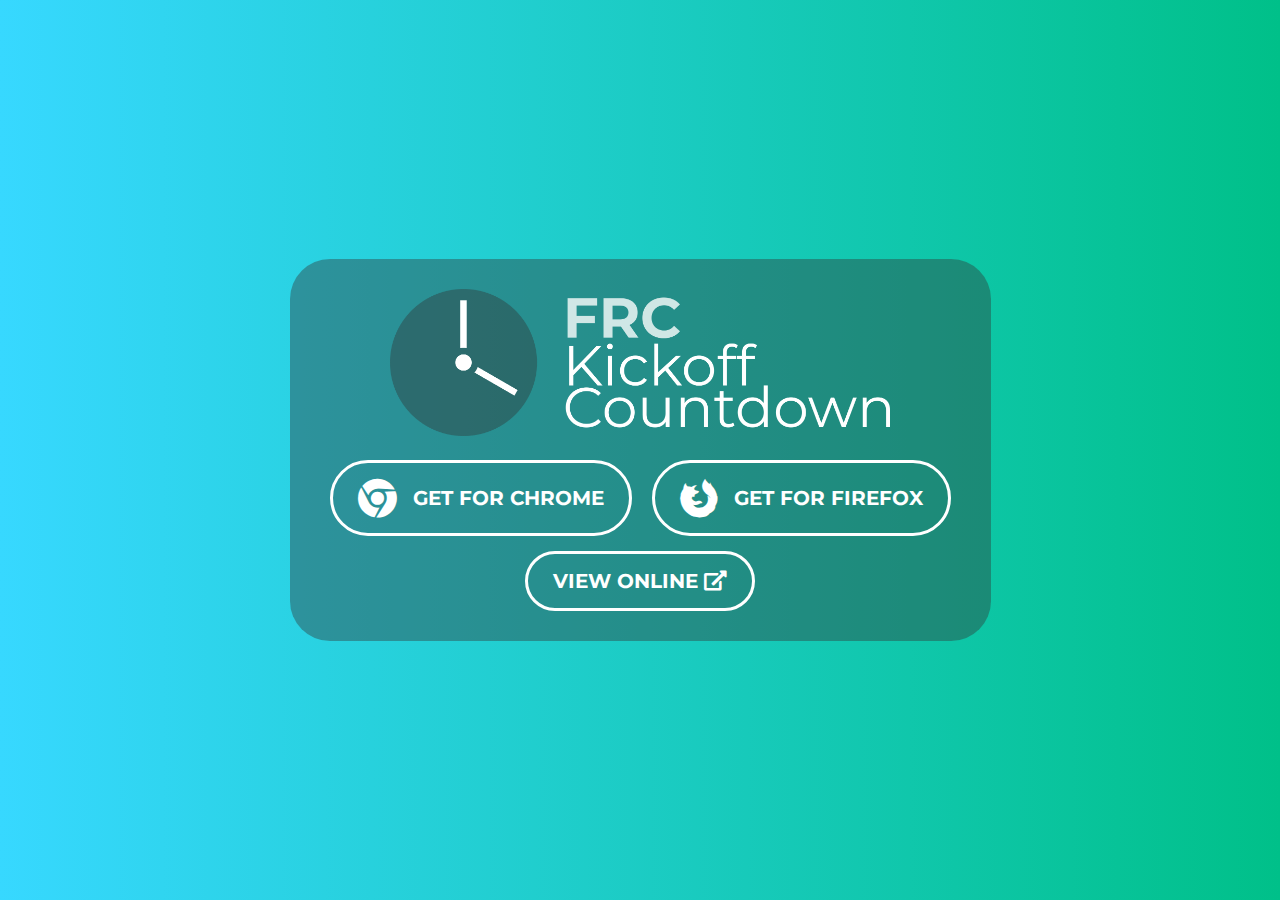
<file: index.html>
<!DOCTYPE html>
<html>

<head>
    <title>FRC Kickoff Countdown</title>

    <link href="https://fonts.googleapis.com/css?family=Montserrat:400,700&display=swap" rel="stylesheet">
    <link href="fontawesome/css/all.min.css" rel="stylesheet" />

    <style>
        * {
            user-select: none;
            -webkit-user-drag: none;
        }

        body,
        html {
            height: 100%;
            margin: 0;
        }

        body {
            background-image: linear-gradient(to right, #37d8ff, #00c089);
        }

        #container {
            display: flex;
            align-items: center;
            justify-content: center;
            height: 100%;
        }

        #box {
            padding: 30px;
            display: inline-block;
            background-color: rgba(50, 50, 50, 0.4);
            border-radius: 40px;

            text-align: center;
        }

        #logo {
            width: 500px;
        }

        #extensions {
            margin-top: 20px;
        }

        #firefox {
            float: right;
        }

        button {
            border: 3px solid white;
            border-radius: 1000px;
            font-size: 20px;
            padding: 15px 25px;
            background-color: transparent;
            cursor: pointer;
            text-transform: uppercase;

            margin-top: 15px;

            font-weight: bold;

            transition: box-shadow 300ms, transform 0ms;

            color: white;
            font-family: "Montserrat", sans-serif;
        }

        button:focus {
            outline: none;
            box-shadow: 0px 0px 0px 3px rgb(0, 175, 255);
        }

        button:active {
            transform: translateY(2px);
        }

        #extensions a button i{
            font-size: 40px;
            font-weight: normal;
            margin-right: 10px;
        }
        #extensions a button > *{
            vertical-align: middle;
        }

        #extensions button{
            margin: 0 10px;
        }
    </style>
</head>

<body>
    <div id="container">
        <div id="box">
            <img src="logo.png" id="logo" /><br />
            <div id="extensions">
                <a href="https://chrome.google.com/webstore/detail/jnjbaelllbbkndohngaafdmlpljhgije"
                    target="_blank">
                    <button>
                        <i class="fab fa-chrome"></i>
                        <span>Get for Chrome</span>
                    </button>
                </a>
                <a href="https://addons.mozilla.org/en-US/firefox/addon/frc-kickoff-countdown/" target="_blank">
                    <button id="firefox">
                        <i class="fab fa-firefox"></i>
                        <span>Get for Firefox</span>
                    </button>
                </a>
            </div>
            <a href="countdown">
                <button>
                    <span>View online</span>
                    <i class="fas fa-external-link-alt"></i>
                </button>
            </a>
        </div>
    </div>
</body>

</html>
</file>
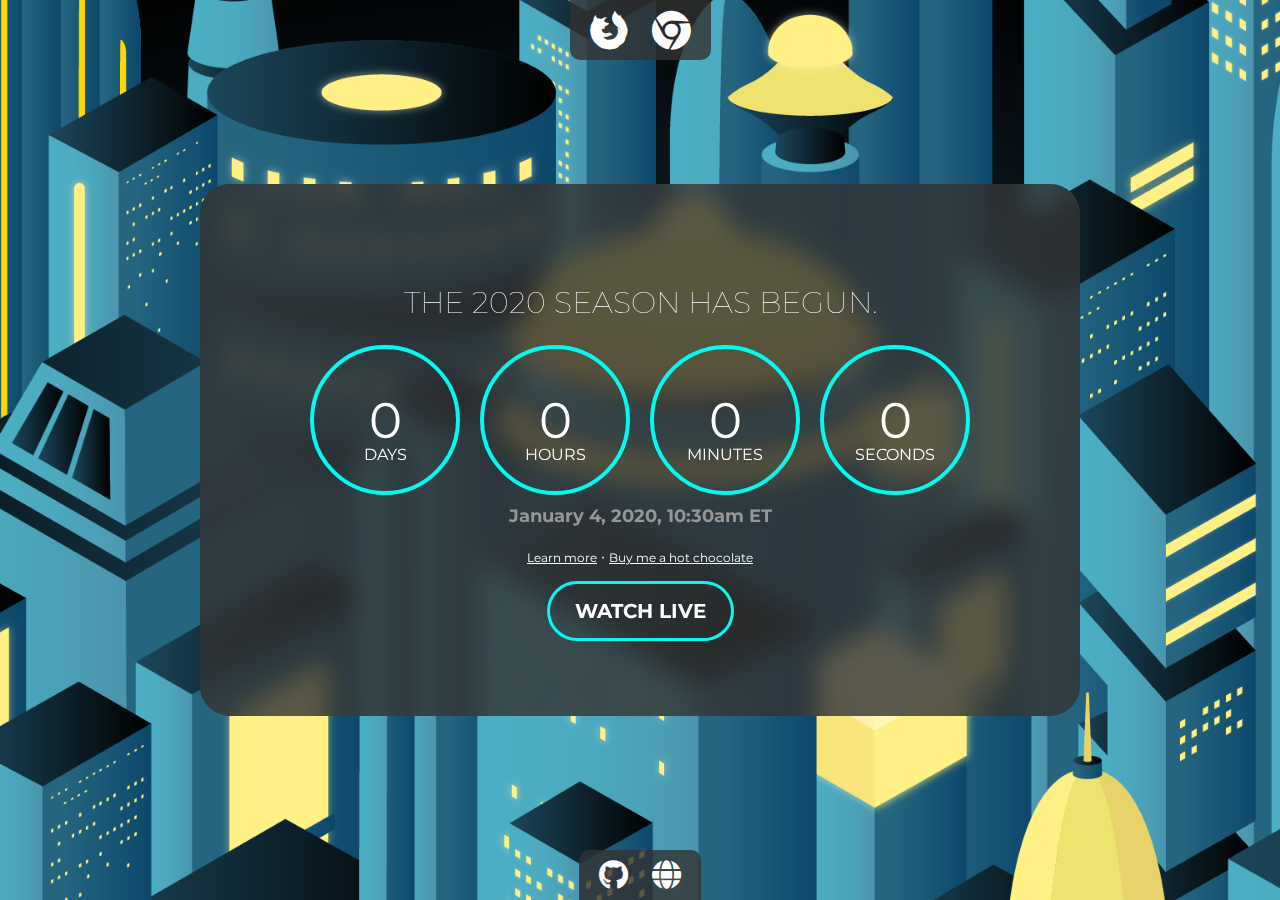
<file: countdown.html>
<!DOCTYPE html>
<html>

<head>
    <title>FRC Kickoff Countdown</title>
    <link rel="stylesheet" href="style.css" />
    <link href="https://fonts.googleapis.com/css?family=Montserrat:400,700&display=swap" rel="stylesheet">
    <link href="fontawesome/css/all.min.css" rel="stylesheet" />
</head>

<body>
    <!--<h2 id="newtab">New Tab</h2>-->
    <div id="container">
        <div id="extension">
            <a href="https://addons.mozilla.org/en-US/firefox/addon/frc-kickoff-countdown/" target="_blank" title="Get for Firefox"><i class="fab fa-firefox"></i></a>
            <a href="https://chrome.google.com/webstore/detail/jnjbaelllbbkndohngaafdmlpljhgije" target="_blank" title="Get for Chrome"><i class="fab fa-chrome"></i></a>
        </div>
        <div id="box" style="text-align:center;background-color:rgba(50, 50, 50, 0.8);backdrop-filter:blur(13px);padding:75px 100px;border-radius: 30px;">
            <h2 id="header">Kickoff 2020 starts in</h2>
            <div id="countdown">
                <div class="numcontainer" data-label="days">
                    <span id="days" class="num">
                        0
                    </span>
                </div>
                <div class="numcontainer" data-label="Hours">
                    <span id="hours" class="num">
                        0
                    </span>
                </div>
                <div class="numcontainer" data-label="Minutes">
                    <span id="minutes" class="num">
                        0
                    </span>
                </div>
                <div class="numcontainer" data-label="Seconds">
                    <span id="seconds" class="num">
                        0
                    </span>
                </div>
            </div>
            <h2 id="date">January 4, 2020, 10:30am ET</h2>
            <a href="https://www.firstinspires.org/robotics/frc/kickoff" target="_blank">Learn more</a> &middot; <a href="https://donorbox.org/denio-software" target="_blank">Buy me a hot chocolate</a><br />
            <button id="watch">Watch Live</button>
        </div>
        <div id="icons">
            <a href="https://github.com/cjdenio/frc-kickoff-countdown" target="_blank"><i class="fab fa-github"></i></a>
            <a href="https://calebdenio.me/frc-kickoff-countdown" target="_blank"><i class="fas fa-globe"></i></a>
        </div>
    </div>

    <script src="script.js"></script>
</body>

</html>
</file>
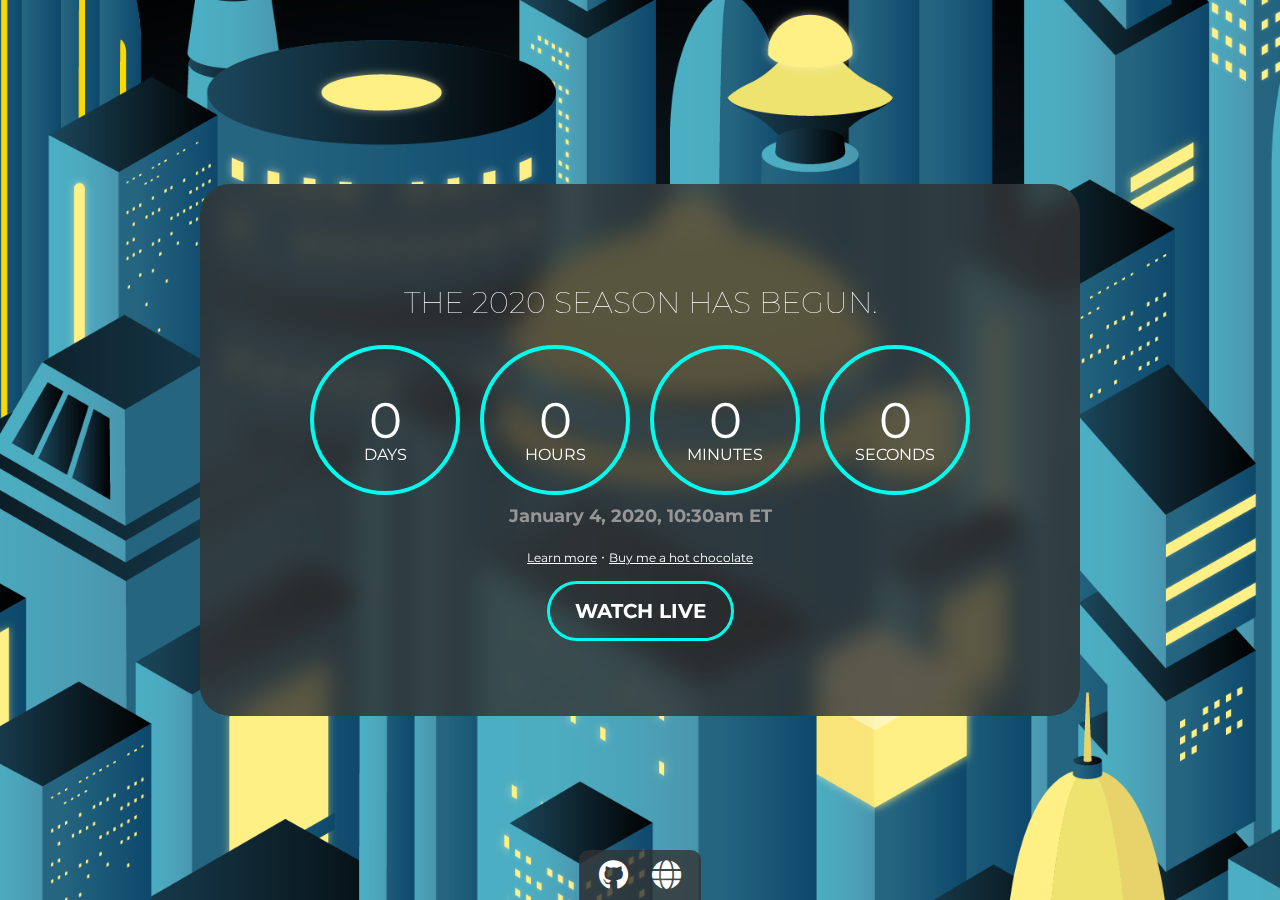
<file: newtab.html>
<!DOCTYPE html>
<html>

<head>
    <title>New Tab</title>
    <link rel="stylesheet" href="style.css" />
    <link href="https://fonts.googleapis.com/css?family=Montserrat:400,700&display=swap" rel="stylesheet">
    <link href="fontawesome/css/all.min.css" rel="stylesheet" />
</head>

<body>
    <!--<h2 id="newtab">New Tab</h2>-->
    <div id="container">
        <div id="box" style="text-align:center;background-color:rgba(50, 50, 50, 0.8);backdrop-filter:blur(13px);padding:75px 100px;border-radius: 30px;">
            <h2 id="header">Kickoff 2020 starts in</h2>
            <div id="countdown">
                <div class="numcontainer" data-label="days">
                    <span id="days" class="num">
                        0
                    </span>
                </div>
                <div class="numcontainer" data-label="Hours">
                    <span id="hours" class="num">
                        0
                    </span>
                </div>
                <div class="numcontainer" data-label="Minutes">
                    <span id="minutes" class="num">
                        0
                    </span>
                </div>
                <div class="numcontainer" data-label="Seconds">
                    <span id="seconds" class="num">
                        0
                    </span>
                </div>
            </div>
            <h2 id="date">January 4, 2020, 10:30am ET</h2>
            <a href="https://www.firstinspires.org/robotics/frc/kickoff" target="_blank">Learn more</a> &middot; <a href="https://donorbox.org/denio-software" target="_blank">Buy me a hot chocolate</a><br />
            <button id="watch">Watch Live</button>
        </div>
        <div id="icons">
            <a href="https://github.com/cjdenio/frc-kickoff-countdown" target="_blank"><i class="fab fa-github"></i></a>
            <a href="https://calebdenio.me/frc-kickoff-countdown" target="_blank"><i class="fas fa-globe"></i></a>
        </div>
    </div>

    <script src="script.js"></script>
</body>

</html>
</file>
<file: style.css>
*{
    color: white;
    font-family: "Montserrat", sans-serif;
    user-select: none;
}

html, body{
    height: 100%;
    margin: 0;
}

body{
    background-color: #323232;
    background-image: url('FIRST-RISE-wallpaper-city-only-desktop.png');
    background-size: cover;
    background-repeat: no-repeat;
    background-position: center center;
}

#header{
    text-transform: uppercase;
    font-size: 30px;
    font-weight: lighter;
}

#newtab{
    position: absolute;
    display: inline-block;
    width: 100%;
    text-align: center;

    top: 50px;

    font-size: 100px;
    color: rgb(100, 100, 100);
}

#container{
    height: 100%;
    display: flex;
    align-items: center;
    justify-content: center;
}

#countdown{
    display: flex;
}

.num{
    font-size: 50px;
    font-family: "Montserrat", sans-serif;
    color: white;
}

.numcontainer{
    border: 4px solid rgb(0, 252, 239);
    border-radius: 1000px;

    height: 150px;
    min-width: 150px;
    box-sizing: border-box;

    margin: 0 10px;

    display: flex;
    align-items: center;
    justify-content: center;
    flex-shrink: 0;
    padding: 20px;

    position: relative;
}

.numcontainer::after{
    content: attr(data-label);
    text-transform: uppercase;

    position: absolute;
    bottom: 27px;
}

/*#progress{
    width: 500px;
    height: 15px;
    background-color: rgba(255, 255, 255, 0.4);
    display: inline-block;
    margin-top: 40px;

    border-radius: 1000px;

    text-align: left;

    position: relative;
}

#progress-inner{
    display: inline-block;
    background-color: rgb(0, 217, 255);
    height: 100%;
    width: 50%;

    border-radius: 1000px;
}

#progress i{
    position: absolute;
    top: calc(100% + 10px);
    font-size: 30px;
}
#progress i.fas.fa-sun{
    right: 0;
}
#progress i.fas.fa-school{
    left: 0;
}*/

#date{
    margin: 10px 0 20px 0;
    padding: 0;
    color: rgb(150, 150, 150);
}

button{
    border: 3px solid rgb(0, 252, 239);
    border-radius: 1000px;
    font-size: 20px;
    padding: 15px 25px;
    background-color: transparent;
    cursor: pointer;
    text-transform: uppercase;

    margin-top: 15px;

    font-weight: bold;

    transition: box-shadow 300ms, transform 0ms;
}
button:focus{
    outline: none;
    box-shadow: 0px 0px 0px 3px rgb(0, 175, 255);
}
button:active{
    transform: translateY(2px);
}

#icons{
    position: absolute;
    display: block;
    margin: 0 auto;
    bottom: 0;

    padding: 10px;

    background-color: rgba(50, 50, 50, 0.8);

    border-radius: 10px 10px 0 0;
}

#extension{
    position: absolute;
    display: block;
    margin: 0 auto;
    top: 0;

    padding: 10px;

    background-color: rgba(50, 50, 50, 0.8);

    border-radius: 0px 0px 10px 10px;
}

#icons i, #extension i{
    font-size: 30px;
    padding: 0 10px;
}

#extension i{
    font-size: 40px;
}

/* Add explicit font sizes, for Firefox */
a{
    font-size: 12px;
}
h2{
    font-size: 18px;
}
</file>
